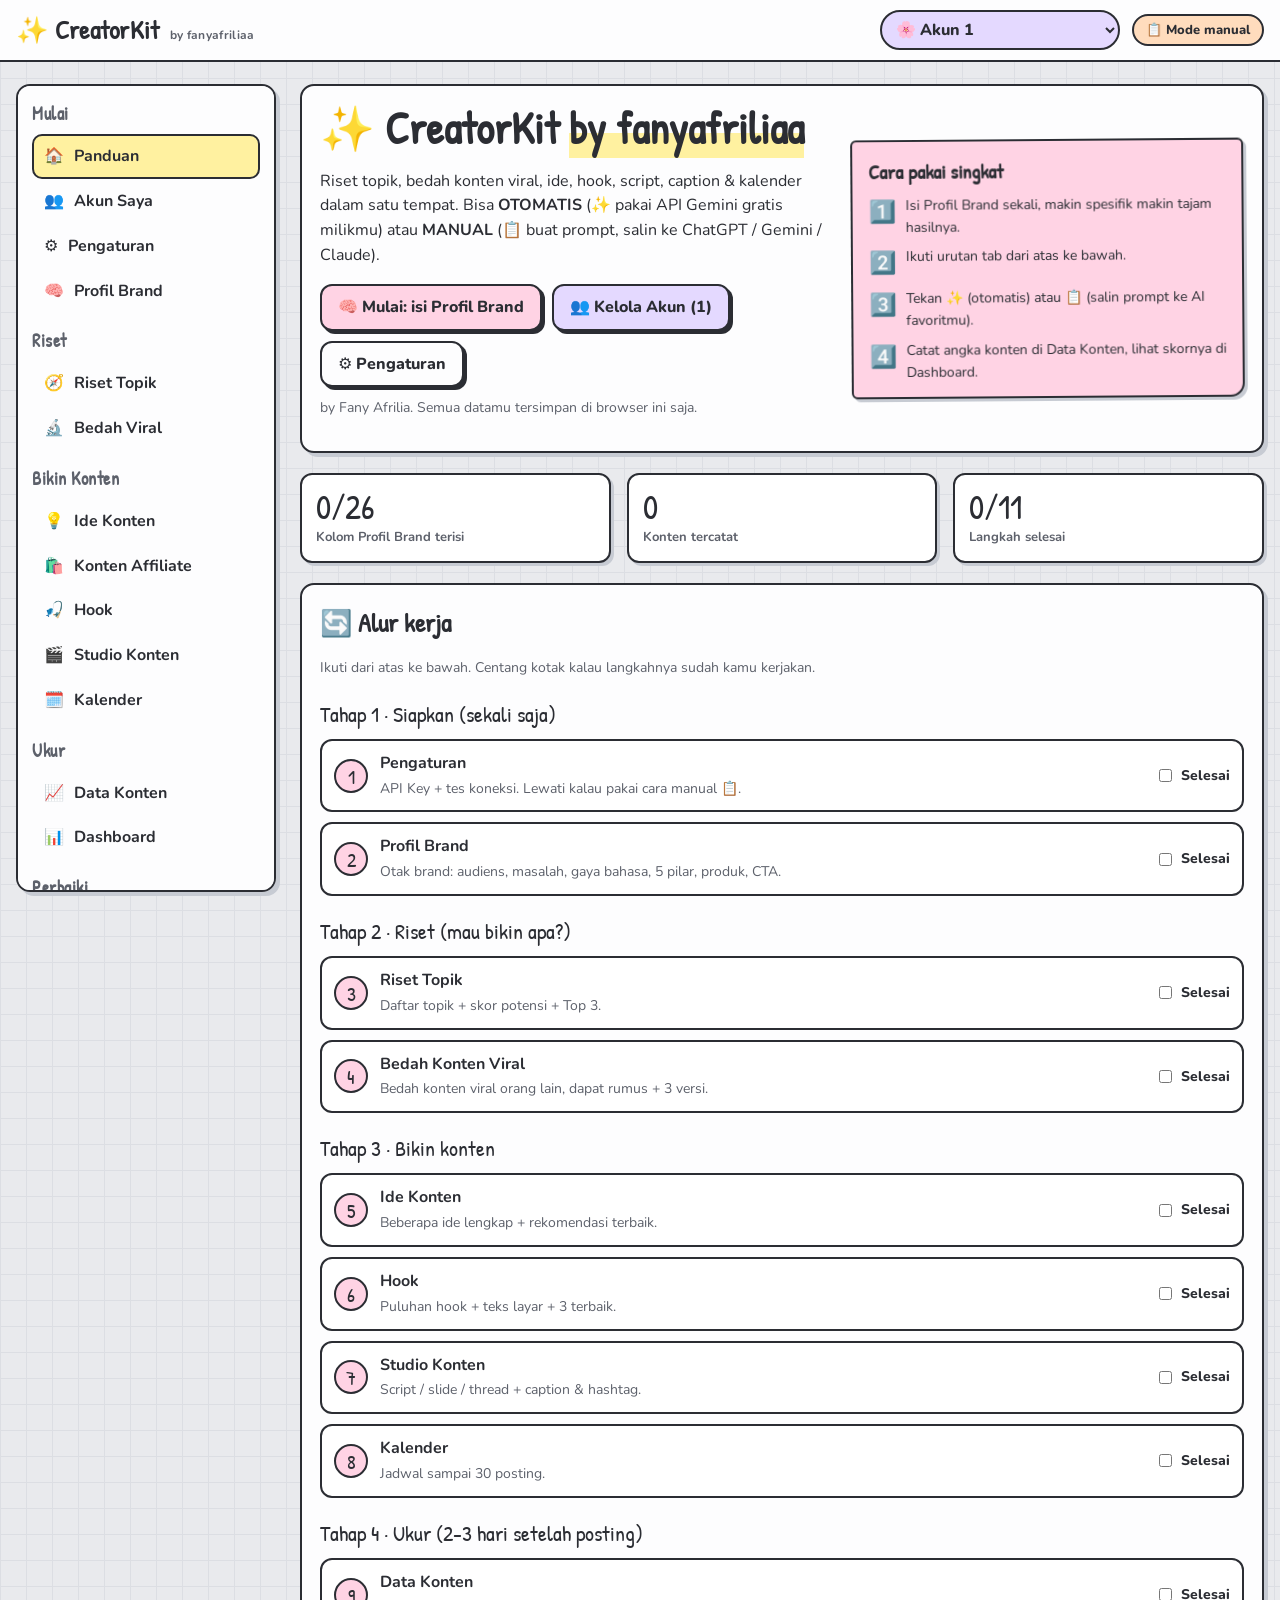
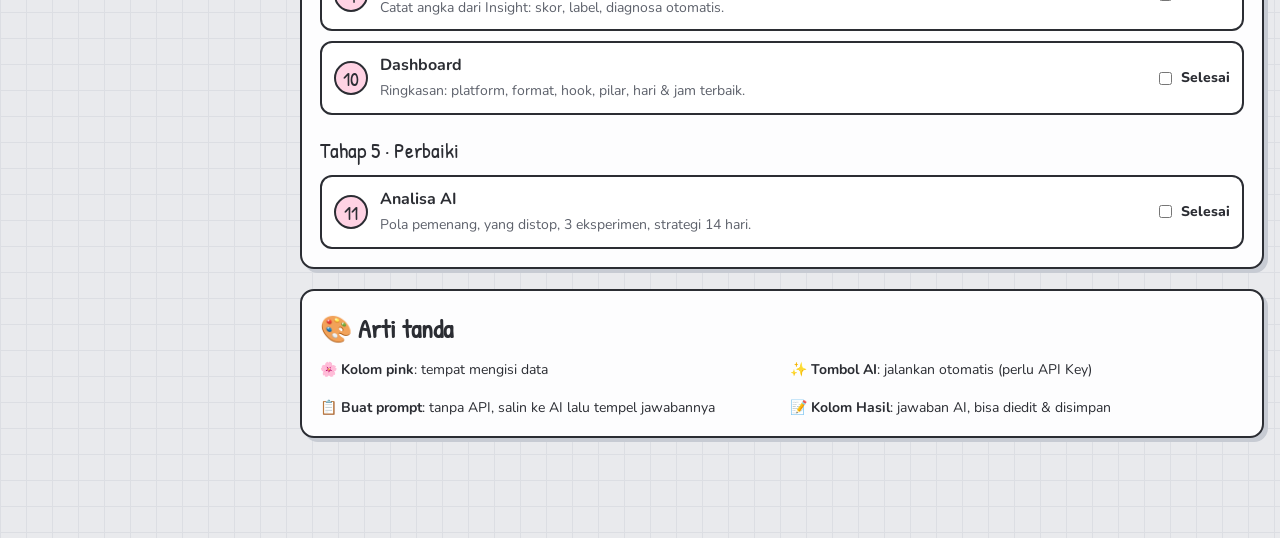
<file: index.html>
<!doctype html>
<html lang="id">
<head>
<meta charset="utf-8">
<meta name="viewport" content="width=device-width, initial-scale=1">
<title>CreatorKit by fanyafriliaa</title>
<meta name="description" content="Riset topik, bedah konten viral, ide, hook, script, caption, kalender dan analisa konten dalam satu web interaktif.">
<meta name="theme-color" content="#e9eaed">
<link rel="icon" href="data:image/svg+xml,%3Csvg xmlns='http://www.w3.org/2000/svg' viewBox='0 0 100 100'%3E%3Crect width='100' height='100' rx='22' fill='%23fff3a8'/%3E%3Ctext y='72' x='50' text-anchor='middle' font-size='64'%3E%E2%9C%A8%3C/text%3E%3C/svg%3E">
<link rel="preconnect" href="https://fonts.googleapis.com">
<link rel="preconnect" href="https://fonts.gstatic.com" crossorigin>
<link href="https://fonts.googleapis.com/css2?family=Nunito:wght@400;600;700;800&family=Patrick+Hand&display=swap" rel="stylesheet">
<link rel="stylesheet" href="style.css">
</head>
<body>
<a class="skip" href="#view">Lewati ke isi</a>

<header class="topbar">
  <button class="menu-btn" id="menuBtn" aria-label="Buka menu" aria-expanded="false">☰</button>
  <a class="brand" href="#/home"><span class="brand-star">✨</span> CreatorKit <small>by fanyafriliaa</small></a>
  <select id="acctSel" class="acct-sel" aria-label="Pilih akun yang sedang dikerjakan"></select>
  <span class="mode-pill" id="modePill" title="Mode AI"></span>
</header>

<div class="shell">
  <nav class="side" id="side" aria-label="Menu utama"></nav>
  <div class="scrim" id="scrim"></div>
  <main id="view" tabindex="-1"></main>
</div>

<div class="toasts" id="toasts" aria-live="polite"></div>
<noscript><p style="padding:24px">Aktifkan JavaScript untuk memakai CreatorKit.</p></noscript>
<script src="app.js"></script>
</body>
</html>
</file>
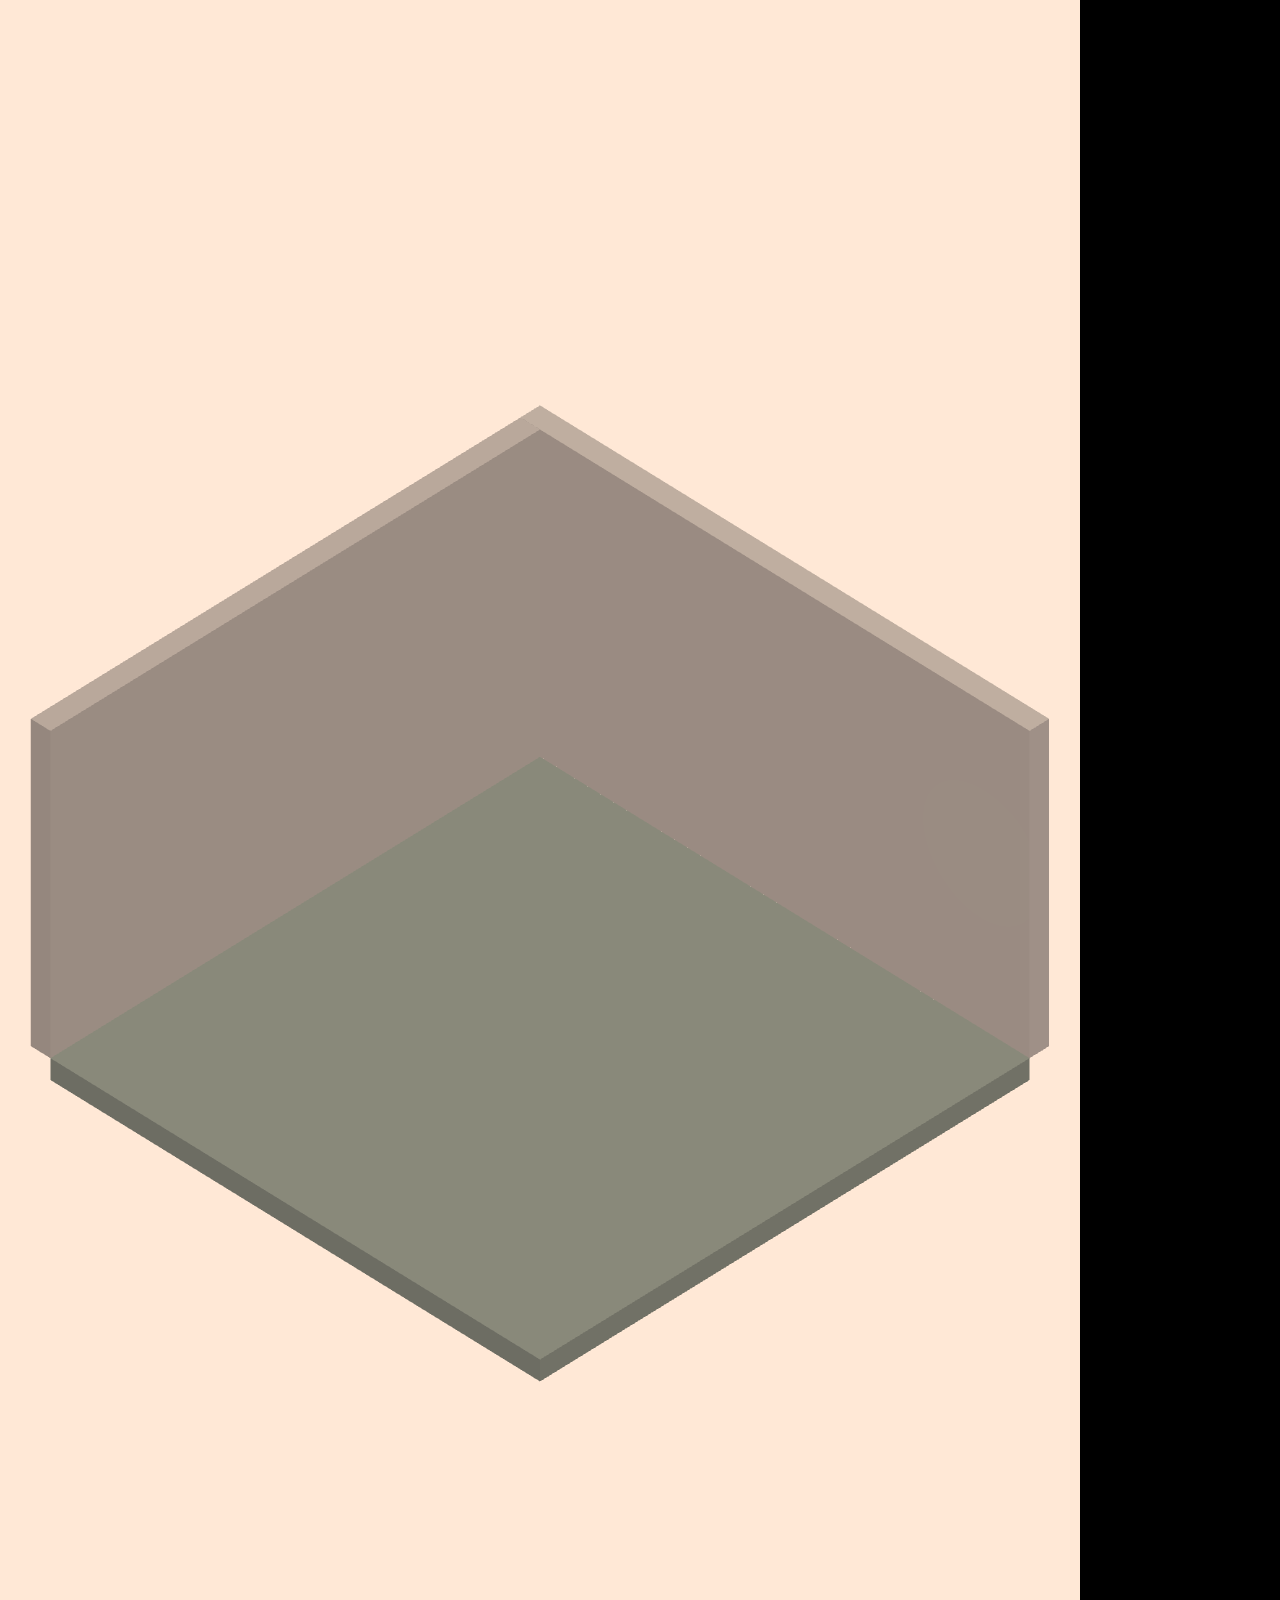
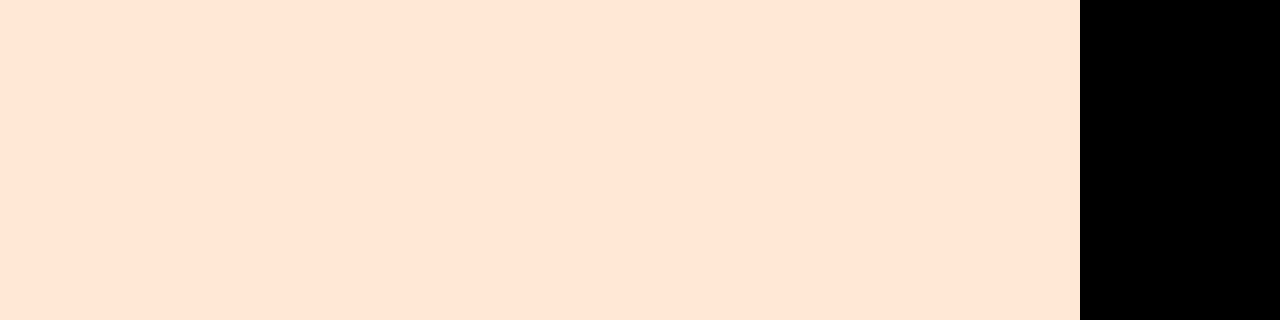
<file: capture.html>
<!doctype html>
<html lang="id">
<head>
<meta charset="utf-8">
<meta name="viewport" content="width=device-width, initial-scale=1">
<title>CreatorKit capture</title>
<style>html,body{margin:0;background:#000}canvas{display:block}</style>
</head>
<body>
<!-- Halaman tanpa UI untuk merender SATU frame pada waktu t tertentu (hasil selalu sama untuk t yang sama).
     Parameter URL: style (nama gaya) ATAU spec (URL file JSON scene, atau 'wait' lalu panggil window.loadSpec(obj)), t (detik), w, h (default 1080x1920), p (palet opsional, 4 hex dipisah koma, tanpa #)
     API: window.captureReady (Promise), window.loadSpec(obj), window.renderAt(t), window.frameDataURL(), window.captureDuration -->
<canvas id="c"></canvas>
<script type="module">
import { createCapture, createCaptureFromSpec, STYLE_NAMES, PALETTES } from './preview3d.js';
const q = new URLSearchParams(location.search);
const w = +q.get('w') || 1080, h = +q.get('h') || 1920, t0 = +q.get('t') || 0;
const c = document.getElementById('c'); c.width = w; c.height = h; c.style.width = w + 'px'; c.style.height = h + 'px';
window.STYLE_NAMES = STYLE_NAMES;
let ok, no; window.captureReady = new Promise((a, b) => { ok = a; no = b; }); window.captureReady.catch(() => {});
function setup(make) {
  try {
    const cap = make(); window.captureDuration = cap.duration;
    window.renderAt = t => { cap.renderAt(t); return true; };
    window.frameDataURL = () => c.toDataURL('image/png');
    window.renderAt(t0); document.documentElement.dataset.ready = '1'; ok(true);
  } catch (e) { document.documentElement.dataset.error = e.message; no(e); throw e; }
}
window.loadSpec = spec => setup(() => createCaptureFromSpec(c, spec));   // dipakai tools/render-video.js --spec
const sp = q.get('spec');
if (sp && sp !== 'wait') fetch(sp).then(r => { if (!r.ok) throw new Error('Spec tidak ditemukan: ' + sp); return r.json(); }).then(window.loadSpec).catch(() => {});
else if (!sp) {
  const name = q.get('style') || 'Isometric mini-room';
  try {
    if (!STYLE_NAMES.includes(name)) throw new Error('Gaya tidak dikenal: ' + name + '. Pilihan: ' + STYLE_NAMES.join(' | '));
    const pal = q.get('p') ? q.get('p').split(',').map(x => '#' + x.replace('#', '')) : PALETTES[name];
    setup(() => createCapture(c, name, pal));
  } catch { /* galat sudah dicatat di dataset.error */ }
}
</script>
</body>
</html>
</file>
<file: style.css>
:root{
  --bg:#e9eaed; --grid:#dcdee3; --paper:#fdfdfe; --ink:#2b2d33; --ink2:#5d616b; --line:#c7cbd3;
  --yellow:#fff1a0; --pink:#ffd3e4; --mint:#cdf2df; --blue:#d0e5ff; --lilac:#e4d9ff; --orange:#ffdcbd;
  --accent:#ff8fb8; --accent-ink:#8a1f4d; --ok:#2f9e6b; --warn:#c2410c;
  --shadow:4px 4px 0 var(--line);
  --r:14px;
  --hand:'Patrick Hand','Comic Sans MS','Segoe Print',cursive;
  --body:'Nunito',system-ui,-apple-system,'Segoe UI',Roboto,sans-serif;
}
*{box-sizing:border-box}
html{scroll-behavior:smooth}
body{margin:0;font-family:var(--body);color:var(--ink);background-color:var(--bg);
  background-image:linear-gradient(var(--grid) 1px,transparent 1px),linear-gradient(90deg,var(--grid) 1px,transparent 1px);
  background-size:26px 26px;line-height:1.55;font-size:16px}
button,input,select,textarea{font:inherit;color:inherit}
a{color:inherit}
.skip{position:absolute;left:-999px}
.skip:focus{left:8px;top:8px;background:#fff;padding:8px 12px;z-index:99;border:2px solid var(--ink);border-radius:8px}

/* top bar */
.topbar{position:sticky;top:0;z-index:30;display:flex;align-items:center;gap:12px;padding:10px 16px;background:var(--paper);border-bottom:2px solid var(--ink)}
.brand{font-family:var(--hand);font-size:26px;text-decoration:none;font-weight:700;letter-spacing:.3px}
.brand small{font-family:var(--body);font-size:12px;font-weight:700;color:var(--ink2);margin-left:4px}
.brand-star{display:inline-block;animation:twinkle 3s ease-in-out infinite}
@keyframes twinkle{50%{transform:rotate(18deg) scale(1.15)}}
.menu-btn{display:none;border:2px solid var(--ink);background:var(--yellow);border-radius:10px;width:42px;height:42px;font-size:20px;cursor:pointer}
.acct-sel{margin-left:auto;width:auto;max-width:240px;padding:6px 10px;font-weight:800;background:var(--lilac);border-radius:999px}
.mode-pill{font-size:13px;font-weight:800;padding:4px 12px;border:2px solid var(--ink);border-radius:999px;background:var(--mint)}
.mode-pill.manual{background:var(--orange)}

.shell{display:grid;grid-template-columns:260px minmax(0,1fr);gap:24px;max-width:1280px;margin:0 auto;padding:22px 16px 80px}
.side{position:sticky;top:76px;align-self:start;max-height:calc(100vh - 92px);overflow:auto;padding:14px;background:var(--paper);border:2px solid var(--ink);border-radius:var(--r);box-shadow:var(--shadow)}
.side h4{margin:14px 0 6px;font-family:var(--hand);font-size:18px;color:var(--ink2);letter-spacing:.5px}
.side h4:first-child{margin-top:0}
.side a{display:flex;align-items:center;gap:10px;padding:8px 10px;border-radius:10px;text-decoration:none;font-weight:700;border:2px solid transparent}
.side a:hover{background:var(--blue)}
.side a.on{background:var(--yellow);border-color:var(--ink)}
.side a .ck{margin-left:auto;font-size:13px}
.scrim{display:none}

/* page */
main{min-width:0;outline:none}
.page-head{position:relative;margin-bottom:20px;padding:20px 22px;background:var(--paper);border:2px solid var(--ink);border-radius:var(--r);box-shadow:var(--shadow)}
.page-head::before{content:"";position:absolute;left:22px;top:-12px;width:90px;height:24px;background:repeating-linear-gradient(45deg,var(--pink) 0 8px,#fff 8px 14px);opacity:.9;transform:rotate(-3deg);border:1px solid rgba(0,0,0,.08)}
.page-head h1{margin:0 0 4px;font-family:var(--hand);font-size:34px;line-height:1.15}
.page-head p{margin:0;color:var(--ink2)}
.hl{background:linear-gradient(transparent 58%,var(--yellow) 58%)}

.card{background:var(--paper);border:2px solid var(--ink);border-radius:var(--r);padding:18px;box-shadow:var(--shadow);margin-bottom:20px}
.card h2{margin:0 0 10px;font-family:var(--hand);font-size:26px}
.card h3{margin:0 0 6px;font-size:17px}
.sticky{position:relative;padding:14px 16px;border:2px solid var(--ink);border-radius:6px 6px 14px 6px;background:var(--yellow);margin-bottom:20px;transform:rotate(-.4deg);box-shadow:3px 3px 0 var(--line)}
.sticky.pink{background:var(--pink)} .sticky.mint{background:var(--mint)} .sticky.blue{background:var(--blue)} .sticky.lilac{background:var(--lilac)} .sticky.orange{background:var(--orange)}
.sticky b.t{font-family:var(--hand);font-size:20px;display:block;margin-bottom:2px}

.grid{display:grid;gap:16px}
.g2{grid-template-columns:repeat(2,minmax(0,1fr))}
.g3{grid-template-columns:repeat(3,minmax(0,1fr))}
.g4{grid-template-columns:repeat(4,minmax(0,1fr))}
.gauto{grid-template-columns:repeat(auto-fill,minmax(250px,1fr))}

/* forms */
label.f{display:flex;flex-direction:column;gap:5px;font-weight:800;font-size:14px}
label.f small{font-weight:600;color:var(--ink2)}
.f.wide{grid-column:1/-1}
input[type=text],input[type=number],input[type=date],input[type=time],input[type=password],select,textarea{
  width:100%;padding:10px 12px;border:2px solid var(--ink);border-radius:10px;background:#fff;font-weight:600}
input::placeholder,textarea::placeholder{color:#9aa0ab;font-weight:500}
textarea{resize:vertical;min-height:90px}
textarea.paper{background-color:#fffef6;background-image:repeating-linear-gradient(transparent 0 27px,#d5e3f7 27px 28px);line-height:28px;padding-top:4px;min-height:200px;font-weight:600}
input:focus,select:focus,textarea:focus,button:focus-visible,a:focus-visible{outline:3px solid #ffb3d1;outline-offset:2px}
.pink-field input,.pink-field select,.pink-field textarea{background:#fff5f9}

.btn{display:inline-flex;align-items:center;gap:6px;border:2px solid var(--ink);background:var(--paper);padding:9px 16px;border-radius:12px;font-weight:800;cursor:pointer;box-shadow:3px 3px 0 var(--ink);transition:transform .08s,box-shadow .08s;text-decoration:none}
.btn:hover{transform:translate(-1px,-1px);box-shadow:4px 4px 0 var(--ink)}
.btn:active{transform:translate(3px,3px);box-shadow:0 0 0 var(--ink)}
.btn.pink{background:var(--pink)} .btn.yellow{background:var(--yellow)} .btn.mint{background:var(--mint)} .btn.blue{background:var(--blue)} .btn.lilac{background:var(--lilac)} .btn.orange{background:var(--orange)}
.btn.sm{padding:5px 11px;font-size:14px;box-shadow:2px 2px 0 var(--ink);border-radius:10px}
.btn.ghost{box-shadow:none;background:transparent}
.btn[disabled]{opacity:.6;cursor:wait}
.row{display:flex;flex-wrap:wrap;gap:10px;align-items:center}
.spin{width:14px;height:14px;border:3px solid var(--ink);border-right-color:transparent;border-radius:50%;animation:sp .7s linear infinite;display:inline-block}
@keyframes sp{to{transform:rotate(360deg)}}

.result{margin-top:18px}
.rhead{display:flex;flex-wrap:wrap;gap:8px;align-items:center;margin-bottom:6px}
.rhead b{font-family:var(--hand);font-size:20px;margin-right:auto}
.promptbox{margin-top:16px;padding:14px;border:2px dashed var(--ink);border-radius:var(--r);background:var(--blue)}
.promptbox pre{white-space:pre-wrap;word-break:break-word;margin:8px 0;max-height:260px;overflow:auto;background:#fff;border:2px solid var(--ink);border-radius:10px;padding:10px;font-family:ui-monospace,Menlo,monospace;font-size:13px}

/* chips + tags */
.chips{display:flex;flex-wrap:wrap;gap:8px}
.chip{border:2px solid var(--ink);background:#fff;border-radius:999px;padding:4px 12px;font-weight:800;font-size:14px;cursor:pointer}
.chip:has(input:checked){background:var(--yellow);box-shadow:2px 2px 0 var(--ink)}
.chip.on{background:var(--yellow)}
.tag{display:inline-block;padding:1px 9px;border:2px solid var(--ink);border-radius:999px;font-size:12px;font-weight:800;background:var(--blue)}
.tag.tofu{background:var(--mint)} .tag.mofu{background:var(--yellow)} .tag.bofu{background:var(--pink)}

/* table */
.tablewrap{overflow:auto;border:2px solid var(--ink);border-radius:12px;background:#fff}
table{border-collapse:collapse;width:100%;font-size:14px}
th,td{padding:8px 10px;border-bottom:1px solid var(--line);text-align:left;vertical-align:top}
th{background:var(--yellow);font-weight:800;position:sticky;top:0;white-space:nowrap}
td.n,th.n{text-align:right;white-space:nowrap}
tr:last-child td{border-bottom:0}
td input{padding:6px 8px;min-width:90px;border-width:1.5px}

/* stats */
.stat{padding:14px;border:2px solid var(--ink);border-radius:12px;background:#fff;box-shadow:3px 3px 0 var(--line)}
.stat .v{font-family:var(--hand);font-size:34px;line-height:1.1}
.stat .l{font-size:13px;font-weight:700;color:var(--ink2)}
.bar{height:14px;border:2px solid var(--ink);border-radius:99px;background:#fff;overflow:hidden;min-width:70px}
.bar i{display:block;height:100%;background:var(--accent)}
.bar.mint i{background:#6fd3a2}
.score{display:inline-block;min-width:38px;text-align:center;font-weight:800;border:2px solid var(--ink);border-radius:8px;padding:0 6px}

/* steps */
.steps{list-style:none;margin:0;padding:0;display:grid;gap:10px}
.steps li{display:grid;grid-template-columns:auto 1fr auto;gap:12px;align-items:center;padding:10px 12px;border:2px solid var(--ink);border-radius:12px;background:#fff}
.steps .no{width:34px;height:34px;display:grid;place-items:center;border:2px solid var(--ink);border-radius:50%;background:var(--pink);font-family:var(--hand);font-size:20px}
.steps li.done{background:var(--mint)}
.steps li.done .no{background:#fff}
.steps .what b{display:block}
.steps .what span{font-size:14px;color:var(--ink2)}
.stage{margin:18px 0 8px;font-family:var(--hand);font-size:22px}

.hookcard{display:flex;flex-direction:column;gap:8px;padding:14px;background:#fff;border:2px solid var(--ink);border-radius:12px;box-shadow:3px 3px 0 var(--line)}
.hookcard .f1{font-weight:800}
.hookcard .ex{font-size:14px;color:var(--ink2);font-style:italic}
.fill{color:var(--accent-ink);font-weight:800}

.toasts{position:fixed;right:16px;bottom:16px;display:grid;gap:8px;z-index:60}
.toast{padding:10px 16px;border:2px solid var(--ink);border-radius:12px;background:var(--mint);font-weight:800;box-shadow:3px 3px 0 var(--ink);animation:pop .2s}
.toast.warn{background:var(--orange)}
@keyframes pop{from{transform:translateY(10px);opacity:0}}
.muted{color:var(--ink2)}
.small{font-size:14px}
.empty{padding:28px;text-align:center;color:var(--ink2);border:2px dashed var(--line);border-radius:12px}
.hero{display:grid;grid-template-columns:1.3fr 1fr;gap:20px;align-items:center}
.hero h1{font-family:var(--hand);font-size:44px;line-height:1.1;margin:0 0 8px}
.legend{display:block}
.legend>div{margin-top:8px;display:flex;gap:10px;align-items:flex-start;font-size:14px}
.legend span.e{font-size:22px}
details summary{cursor:pointer;font-weight:800}

@media (max-width:900px){
  .shell{grid-template-columns:1fr;padding-top:16px}
  .menu-btn{display:grid;place-items:center}
  .side{position:fixed;left:0;top:0;bottom:0;width:min(290px,84vw);max-height:none;z-index:50;border-radius:0 var(--r) var(--r) 0;transform:translateX(-105%);transition:transform .2s;padding-top:20px}
  body.menu .side{transform:none}
  body.menu .scrim{display:block;position:fixed;inset:0;background:rgba(40,42,50,.4);z-index:40}
  .g3,.g4{grid-template-columns:repeat(2,minmax(0,1fr))}
  .hero{grid-template-columns:1fr}
}
@media (max-width:600px){
  .g2,.g3,.g4{grid-template-columns:1fr}
  .page-head h1{font-size:28px}
  .hero h1{font-size:34px}
  .brand small{display:none}
  .mode-pill{display:none}
  .acct-sel{max-width:52vw}
}
@media (prefers-reduced-motion:reduce){*{animation:none!important;transition:none!important}html{scroll-behavior:auto}}

.modegrp{display:inline-flex;flex-wrap:wrap;gap:8px;padding:6px;border:2px dashed var(--line);border-radius:14px;background:#fff}
.swatch{width:26px;height:26px;border:2px solid var(--ink);border-radius:8px;display:inline-block}

.pv canvas{width:100%;height:auto;aspect-ratio:8/5;display:block;border:2px solid var(--ink);border-radius:12px;background:#2b2d33}
.pvbar{display:flex;flex-wrap:wrap;gap:8px;margin-top:8px}
.rec-overlay{position:fixed;inset:0;z-index:80;background:rgba(30,32,38,.86);display:grid;place-items:center;padding:12px}
.rec-box{display:grid;gap:10px;justify-items:center;color:#fff}
.rec-box canvas{height:min(80vh,900px);width:auto;max-width:92vw;aspect-ratio:9/16;border:3px solid #fff;border-radius:14px;display:block}
</file>
